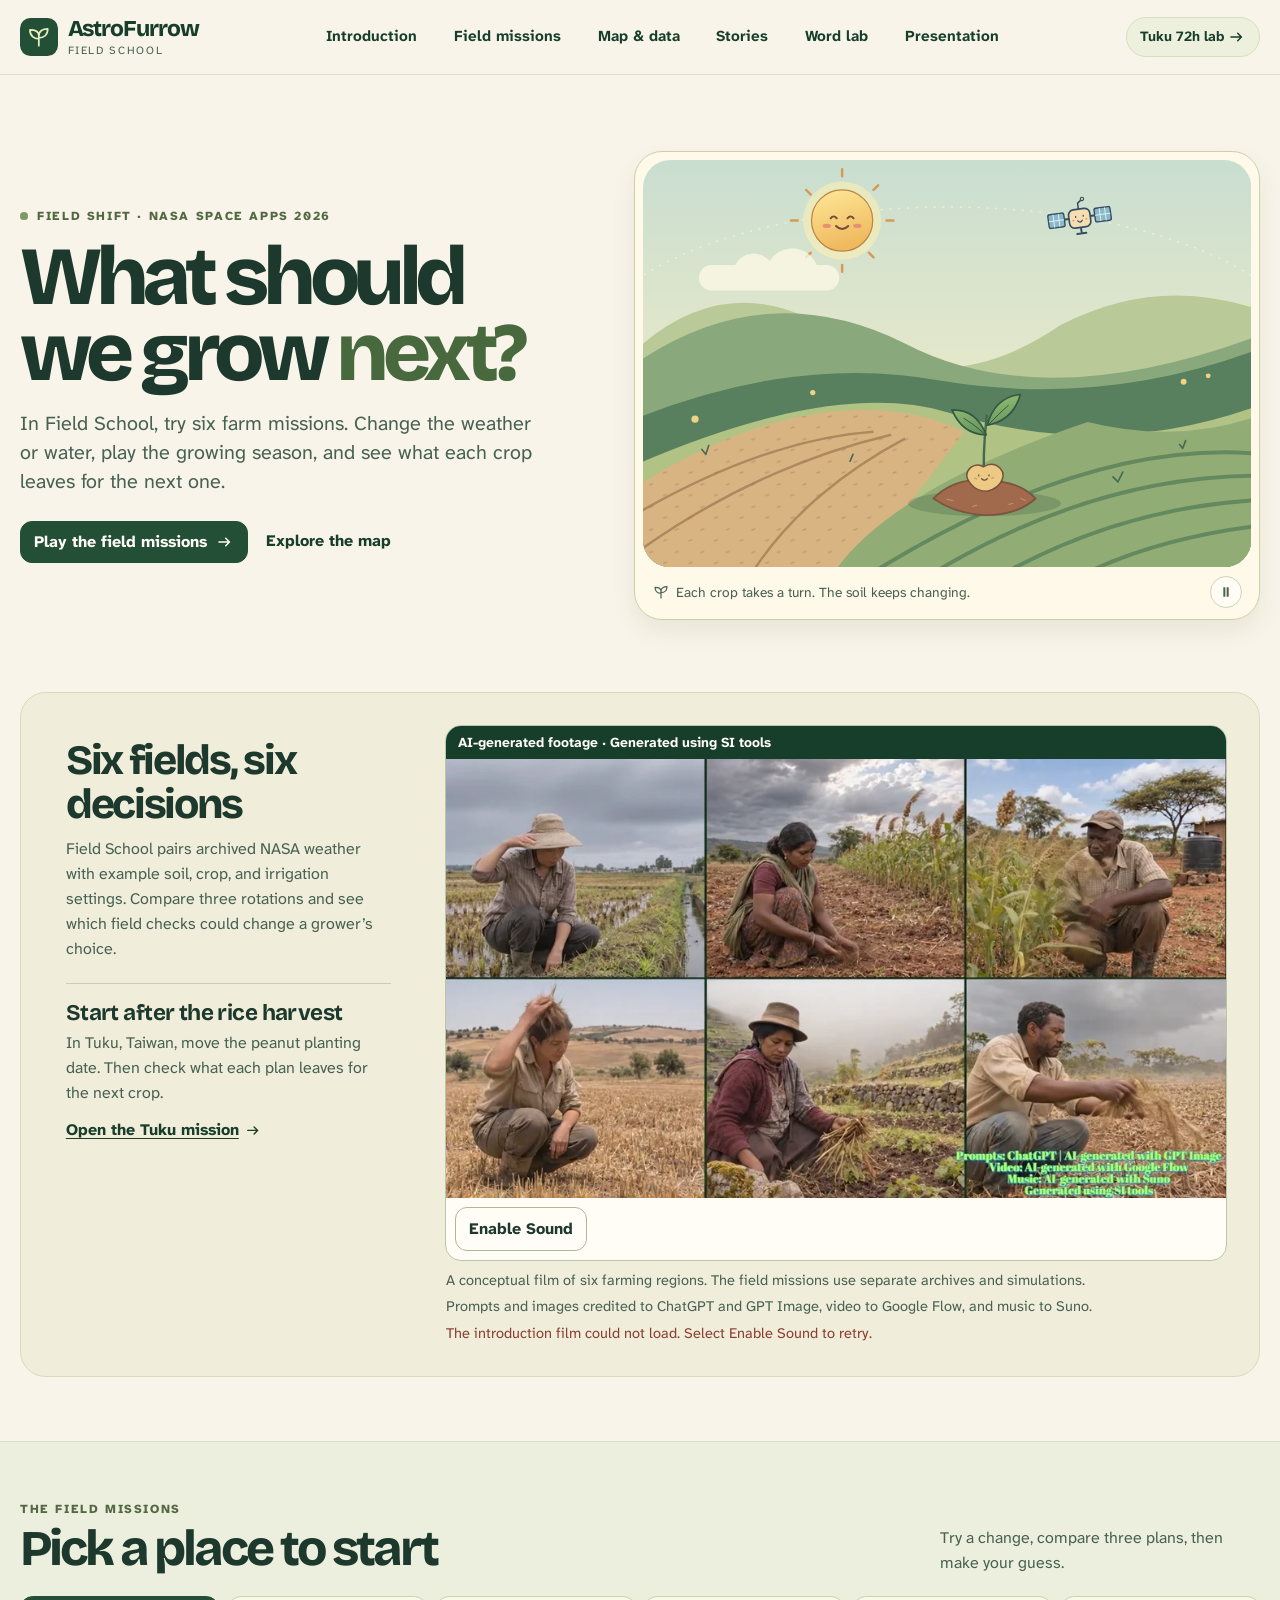
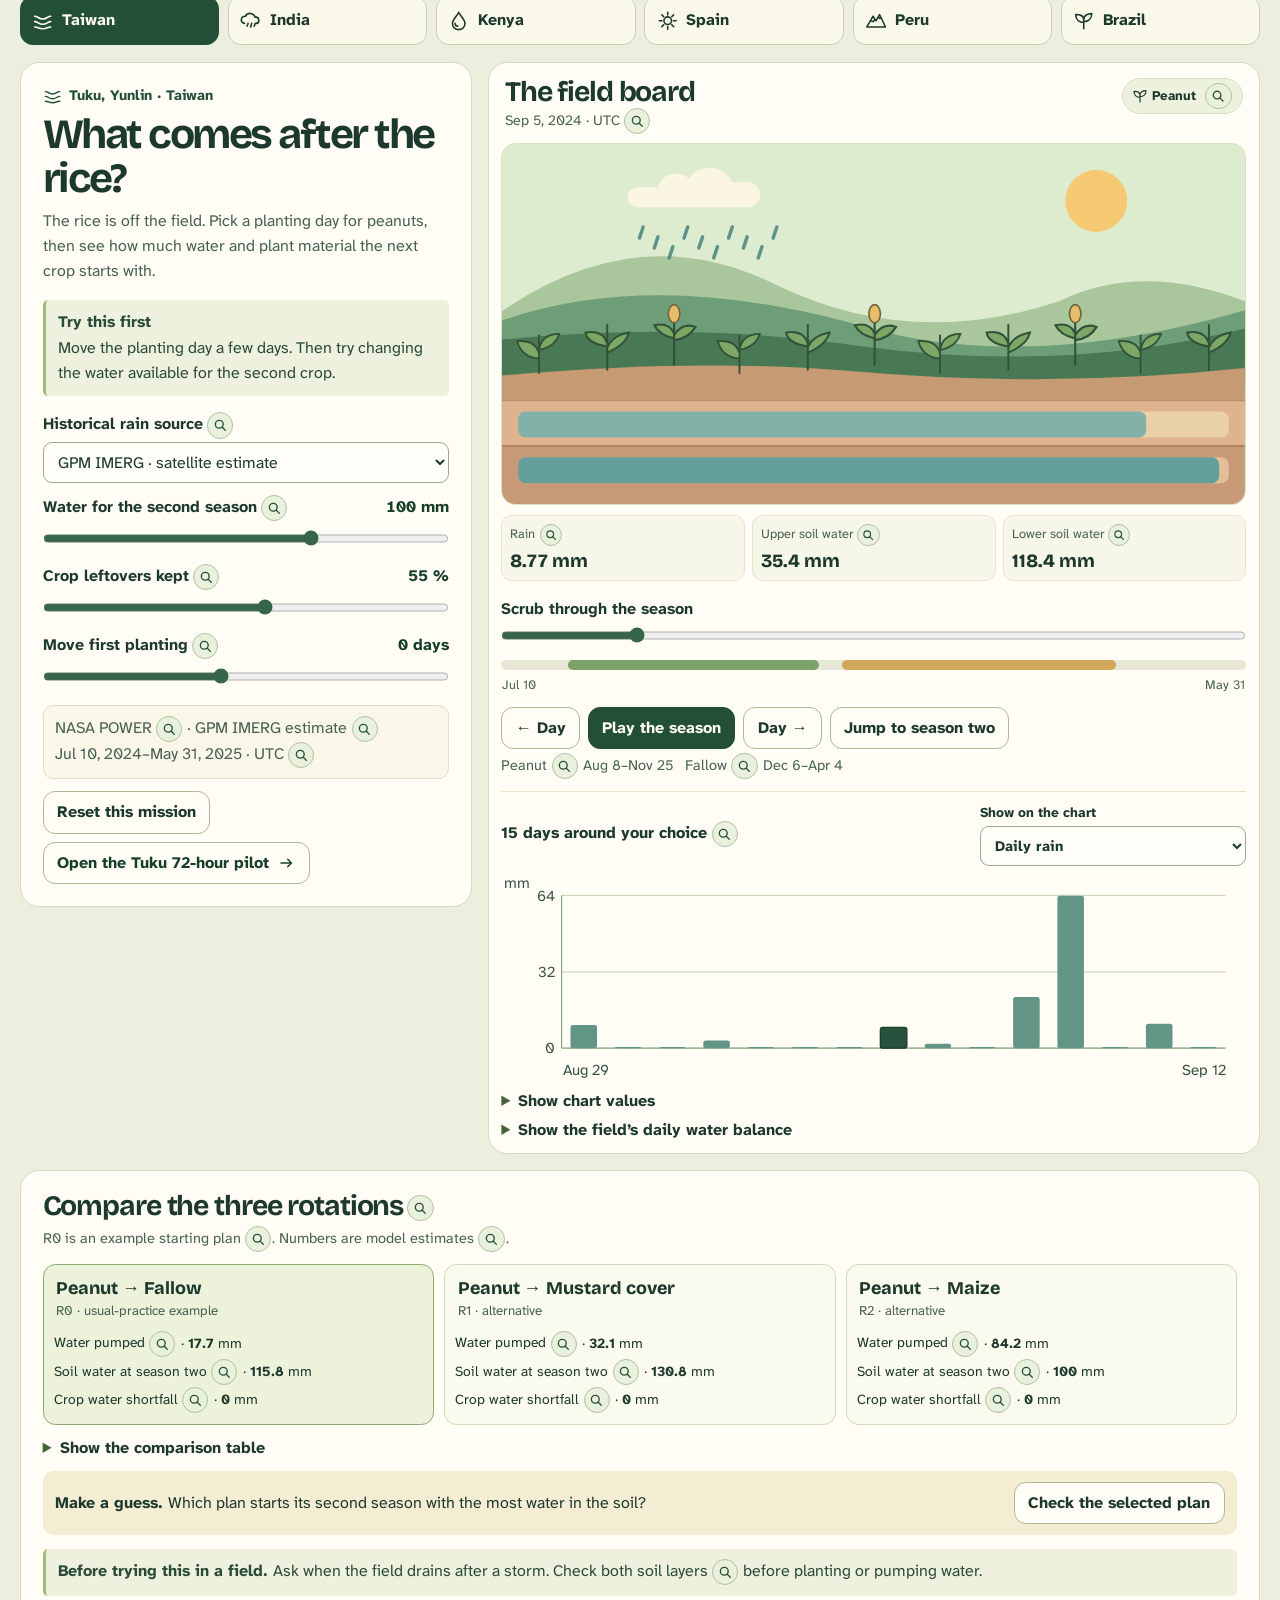
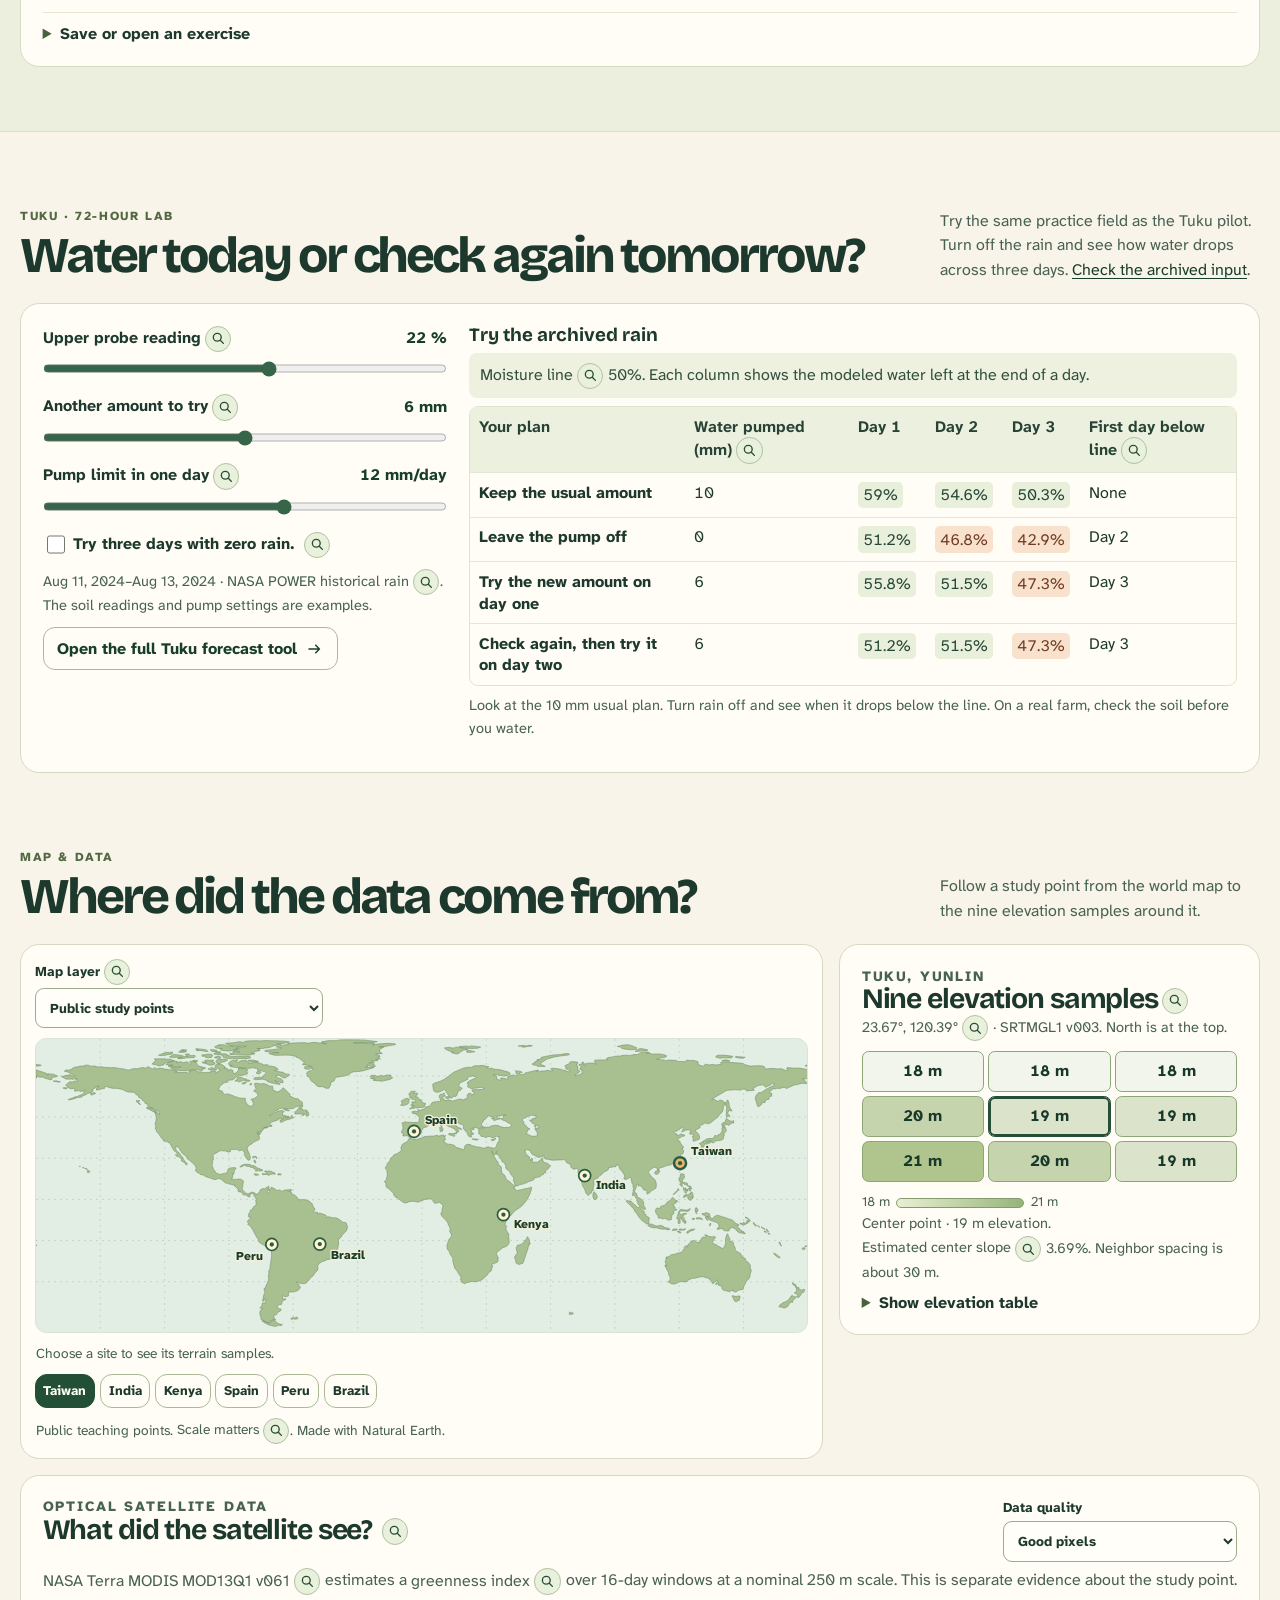
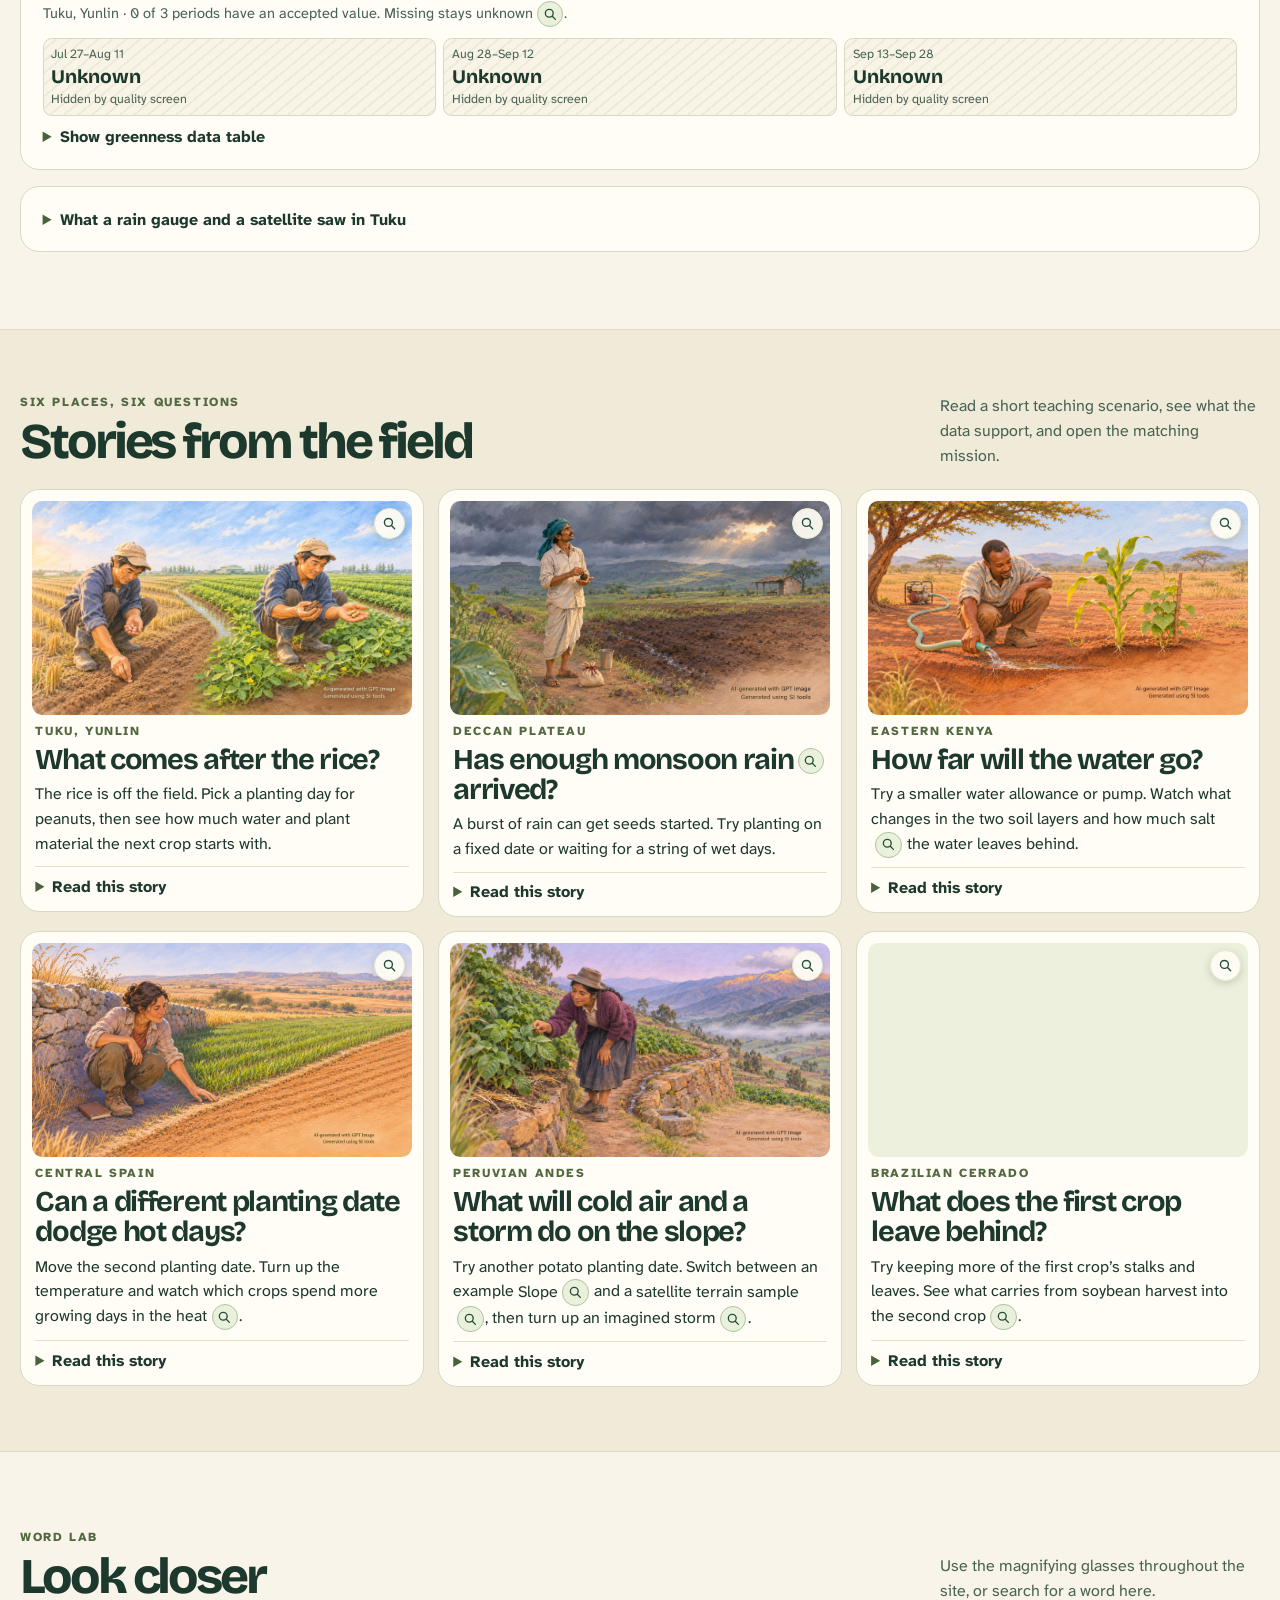
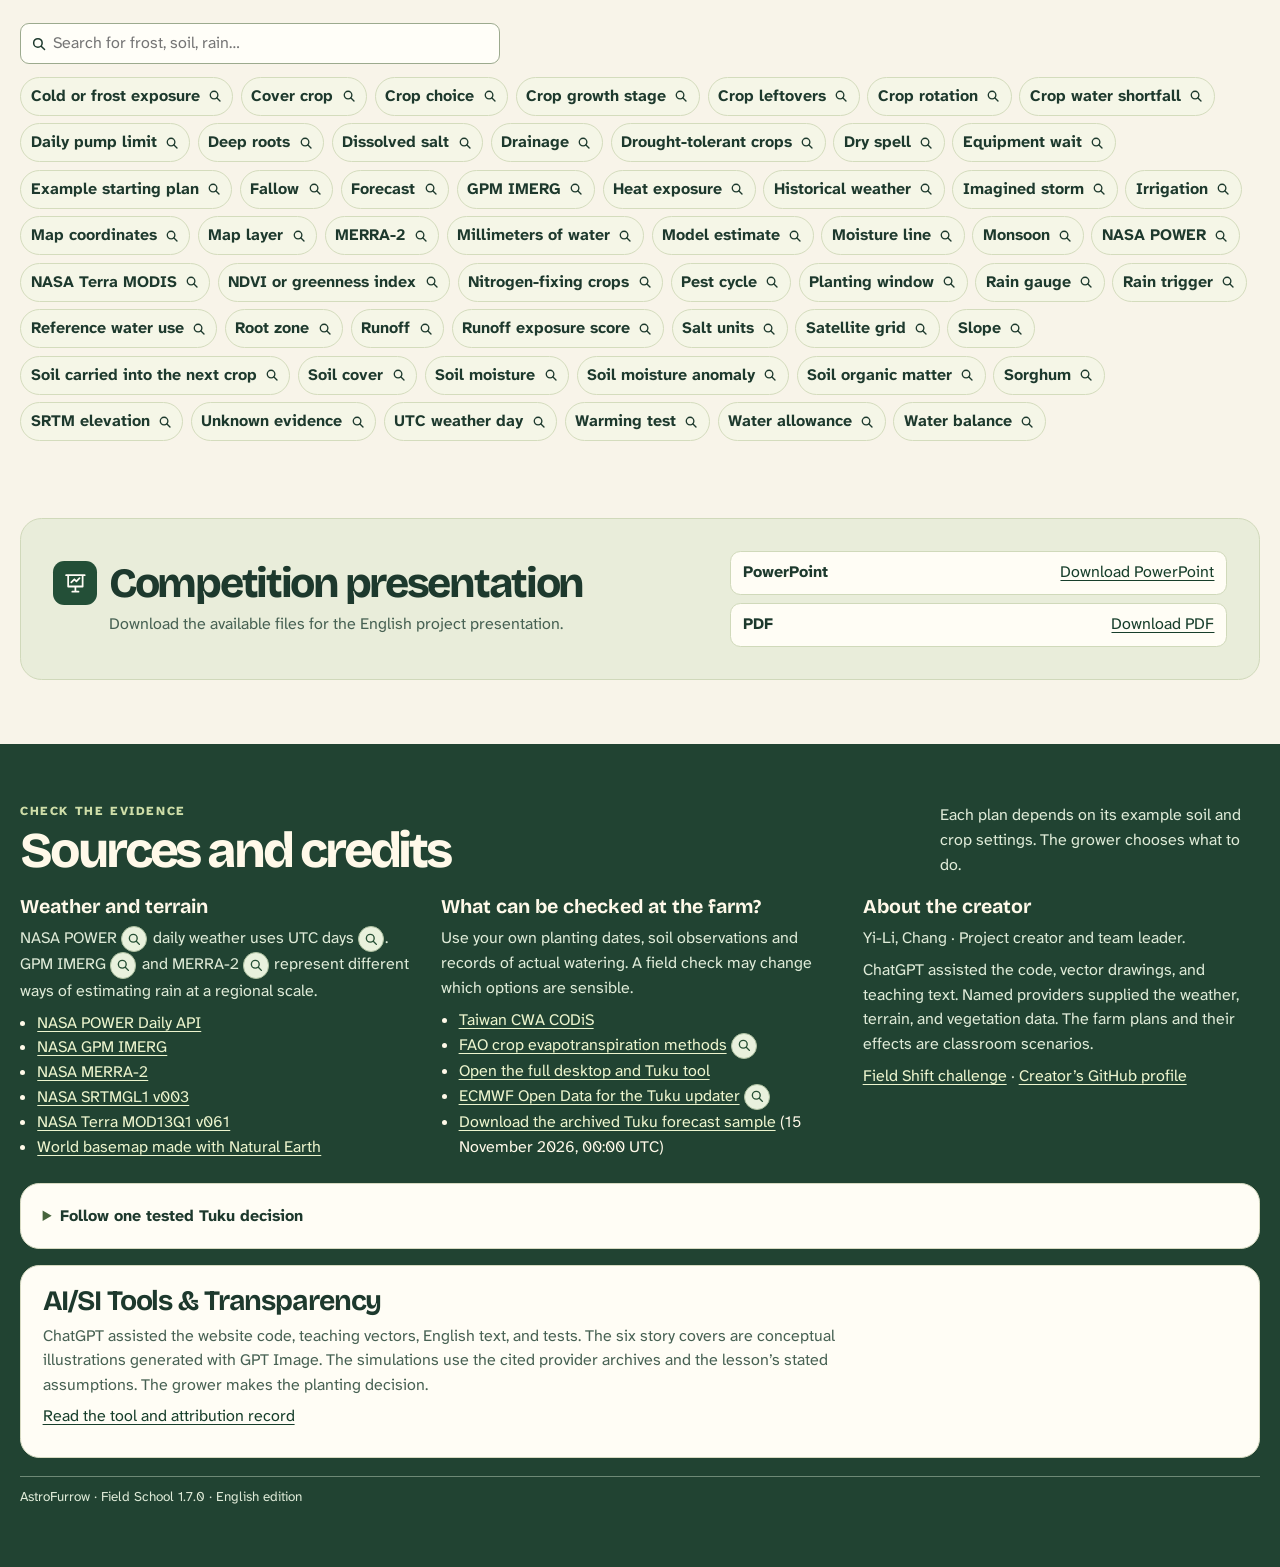
<file: index.html>
<!doctype html>
<html lang="en">
<head>
  <meta charset="utf-8">
  <meta name="viewport" content="width=device-width, initial-scale=1">
  <meta name="description" content="Explore AstroFurrow Field School. Replay archived NASA weather, compare three crop rotations, and see which field checks matter before planting.">
  <meta name="theme-color" content="#f8f4e9">
  <meta name="generator" content="AstroFurrow Field School 1.7.0, ChatGPT-assisted code, illustration and text">
  <title>AstroFurrow · Field School</title>
  <link rel="icon" href="assets/sprout.svg" type="image/svg+xml">
  <link rel="stylesheet" href="assets/field-school.css">
  <script defer src="assets/intro-film.js"></script>
  <script defer src="assets/field-school.js"></script>
</head>
<body>
<a class="skip" href="#missions">Skip to field missions</a>
<svg class="svg-defs" aria-hidden="true" xmlns="http://www.w3.org/2000/svg">
  <symbol id="icon-sprout" viewBox="0 0 24 24"><path d="M12 21V11m0 3C7 14 3 11 3 5c5 0 9 1 9 6m0 0c0-5 4-7 9-7 0 6-4 9-9 9" fill="none" stroke="currentColor" stroke-width="1.8" stroke-linecap="round" stroke-linejoin="round"/></symbol>
  <symbol id="icon-rain" viewBox="0 0 24 24"><path d="M5 15a4 4 0 1 1 1-8 6 6 0 0 1 11 1 3.5 3.5 0 0 1 1 7M9 15l-1 3m5-3-1 4m5-4-1 3" fill="none" stroke="currentColor" stroke-width="1.8" stroke-linecap="round"/></symbol>
  <symbol id="icon-drop" viewBox="0 0 24 24"><path d="M12 3c3 5 7 8.2 7 12a7 7 0 0 1-14 0c0-3.8 4-7 7-12Z" fill="none" stroke="currentColor" stroke-width="1.8"/><path d="M8 15c0 2 1 3 3 3" fill="none" stroke="currentColor" stroke-width="1.8" stroke-linecap="round"/></symbol>
  <symbol id="icon-sun" viewBox="0 0 24 24"><circle cx="12" cy="12" r="4.25" fill="none" stroke="currentColor" stroke-width="1.8"/><path d="M12 2.5v3m0 13v3m9.5-9.5h-3m-13 0h-3m16.2-6.7-2.1 2.1m-9.2 9.2-2.1 2.1m13.4 0-2.1-2.1M7.4 7.4 5.3 5.3" fill="none" stroke="currentColor" stroke-width="1.8" stroke-linecap="round"/></symbol>
  <symbol id="icon-ridge" viewBox="0 0 24 24"><path d="m2 19 7-12 3.2 5.2 4.1-7L23 19H2Zm4-7 3 1 2-2m4-3 1.5 1.5 1.2-1.5" fill="none" stroke="currentColor" stroke-width="1.7" stroke-linecap="round" stroke-linejoin="round"/></symbol>
  <symbol id="icon-ripple" viewBox="0 0 24 24"><path d="M3 7c4 0 4 3 9 3s5-3 9-3M3 13c4 0 4 3 9 3s5-3 9-3M3 19c4 0 4 2 9 2s5-2 9-2" fill="none" stroke="currentColor" stroke-width="1.8" stroke-linecap="round"/></symbol>
  <symbol id="icon-arrow" viewBox="0 0 24 24"><path d="M4 12h14m-5-5 5 5-5 5" fill="none" stroke="currentColor" stroke-width="2" stroke-linecap="round" stroke-linejoin="round"/></symbol>
  <symbol id="icon-search" viewBox="0 0 24 24"><circle cx="10.6" cy="10.6" r="5.7" fill="none" stroke="currentColor" stroke-width="2"/><path d="m15 15 4.5 4.5" fill="none" stroke="currentColor" stroke-width="2" stroke-linecap="round"/></symbol>
  <symbol id="icon-close" viewBox="0 0 24 24"><path d="m6 6 12 12M18 6 6 18" fill="none" stroke="currentColor" stroke-width="2" stroke-linecap="round"/></symbol>
  <symbol id="icon-globe" viewBox="0 0 24 24"><circle cx="12" cy="12" r="9" fill="none" stroke="currentColor" stroke-width="1.7"/><path d="M3 12h18m-9-9c-5 4-5 14 0 18m0-18c5 4 5 14 0 18" fill="none" stroke="currentColor" stroke-width="1.7"/></symbol>
  <symbol id="icon-book" viewBox="0 0 24 24"><path d="M4 4h13a3 3 0 0 1 3 3v12H7a3 3 0 0 1-3-3V4Zm0 12a3 3 0 0 1 3-3h13M8 7h7" fill="none" stroke="currentColor" stroke-width="1.7" stroke-linecap="round" stroke-linejoin="round"/></symbol>
  <symbol id="icon-deck" viewBox="0 0 24 24"><path d="M3 4h18m-16 0v11h14V4m-7 11v5m-3 0h6M8 11l3-3 2 2 3-3" fill="none" stroke="currentColor" stroke-width="1.7" stroke-linecap="round" stroke-linejoin="round"/></symbol>
</svg>
<header class="masthead">
  <div class="shell head-row">
    <a class="wordmark" href="#top" aria-label="AstroFurrow Field School home">
      <span class="brand-icon"><svg aria-hidden="true" viewBox="0 0 24 24"><use href="#icon-sprout"></use></svg></span>
      <span><strong>AstroFurrow</strong><span class="brand-caption">Field School</span></span>
    </a>
    <nav class="site-nav" aria-label="Site">
      <a href="#intro-film">Introduction</a><a href="#missions">Field missions</a><a href="#map">Map &amp; data</a><a href="#stories">Stories</a><a href="#word-lab">Word lab</a><a href="#presentation">Presentation</a>
    </nav>
    <a class="top-tool" href="#tuku-water">Tuku 72h lab <svg aria-hidden="true" viewBox="0 0 24 24"><use href="#icon-arrow"></use></svg></a>
  </div>
</header>
<main id="top">
  <section class="shell hero" aria-labelledby="hero-title">
    <div class="hero-copy">
      <p class="kicker"><span></span> Field Shift · NASA Space Apps 2026</p>
      <h1 id="hero-title">What should<br class="desktop-break"> we grow <em>next?</em></h1>
      <p class="hero-deck">In Field School, try six farm missions. Change the weather or water, play the growing season, and see what each crop leaves for the next one.</p>
      <div class="hero-actions">
        <a class="button main-button" href="#missions">Play the field missions <svg aria-hidden="true" viewBox="0 0 24 24"><use href="#icon-arrow"></use></svg></a>
        <a class="soft-link" href="#map">Explore the map</a>
      </div>
    </div>
    <figure class="hero-scene">
      <svg xmlns="http://www.w3.org/2000/svg" id="hero-growth" viewBox="0 0 620 415" width="620" height="415" role="img" aria-labelledby="hero-art" aria-describedby="hero-art-description">
  <title id="hero-art">A seedling grows through day and night</title>
  <desc id="hero-art-description">A smiling sun and nearly full moon rise and set above farm rows. A little satellite loops across the sky as a seedling unfurls leaves. A day takes 48 seconds in this illustration.</desc>
  <defs>
    <clipPath id="hero-frame"><rect width="620" height="415" rx="28"/></clipPath>
    <linearGradient id="hero-day-sky" x2="0" y2="1">
      <stop stop-color="#c9ded0"/><stop offset="1" stop-color="#fff1c5"/>
    </linearGradient>
    <linearGradient id="hero-night-sky" x2="0" y2="1">
      <stop stop-color="#263655"/><stop offset=".67" stop-color="#586384"/><stop offset="1" stop-color="#d1a6a2"/>
    </linearGradient>
    <linearGradient id="hero-sun-fill" x2=".3" y2="1">
      <stop stop-color="#ffe998"/><stop offset="1" stop-color="#efb95e"/>
    </linearGradient>
    <linearGradient id="hero-leaf-fill" x2=".4" y2="1">
      <stop stop-color="#a4c779"/><stop offset="1" stop-color="#62945d"/>
    </linearGradient>
    <pattern id="hero-soil" x="2" y="1" width="26" height="23" patternUnits="userSpaceOnUse">
      <path d="m5 8 3-1m11 12 3-1" fill="none" stroke="#a77b55" stroke-opacity=".48" stroke-width="1.4" stroke-linecap="round"/>
    </pattern>
    <path id="hero-land-outline" d="M0 187Q94 108 200 179T426 168Q521 119 620 150V415H0Z"/>
  </defs>

  <g clip-path="url(#hero-frame)">
    <rect width="620" height="415" fill="url(#hero-day-sky)"/>
    <g opacity="0" data-hero="night">
      <animate attributeName="opacity" dur="48s" keyTimes="0;.32;.435;.829;.942;1" values="0;0;1;1;0;0" repeatCount="indefinite"/>
      <rect width="620" height="415" fill="url(#hero-night-sky)"/>
      <g fill="#fff2bc">
        <path d="M121 42l2 6 6 2-6 2-2 6-2-6-6-2 6-2ZM387 29l1.7 5.3 5.3 1.7-5.3 1.7-1.7 5.3-1.7-5.3-5.3-1.7 5.3-1.7ZM563 52l1.8 5.2 5.2 1.8-5.2 1.8-1.8 5.2-1.8-5.2-5.2-1.8 5.2-1.8Z"/>
        <circle cx="69" cy="91" r="2"/><circle cx="174" cy="29" r="2.1"/><circle cx="218" cy="120" r="2.2"/>
        <circle cx="271" cy="38" r="2"/><circle cx="334" cy="99" r="2.5"/><circle cx="413" cy="115" r="1.9"/>
        <circle cx="596" cy="108" r="2.1"/><circle cx="300" cy="142" r="1.7"/>
      </g>
    </g>
    <path d="M 680 202 A 370 154 0 1 0 -60 202" fill="none" stroke="#fff8db" stroke-opacity=".6" stroke-width="1.5" stroke-dasharray="2 7"/>

    <!-- 48 seconds per 24 hours. Begin in the morning, six seconds after sunrise. -->
    <g data-hero="sun">
      <animateMotion begin="-6s" dur="48s" path="M -66 196 A 376 140 0 1 1 686 196 A 376 140 0 1 1 -66 196" repeatCount="indefinite"/>
      <g transform="scale(.78)" data-hero="sun-face">
        <circle r="51" fill="#fff0b3" opacity=".56"/>
        <path d="M0-58v-9m0 125v9m58-67h9m-125 0h-9m108-40 6-6m-88 88-6 6m88 0-6-6m-82-82 6 6" fill="none" stroke="#d69a53" stroke-width="3.2" stroke-linecap="round"/>
        <circle r="40" fill="url(#hero-sun-fill)" stroke="#bc8544" stroke-width="1.6"/>
        <path d="M-15-3q4-5 8 0m14 0q4-5 8 0M-8 7q8 8 16 0" fill="none" stroke="#744a3b" stroke-width="2.6" stroke-linecap="round"/>
        <ellipse cx="-20" cy="7" rx="5.5" ry="2.8" fill="#e78f77"/><ellipse cx="20" cy="7" rx="5.5" ry="2.8" fill="#e78f77"/>
      </g>
    </g>
    <!-- Each visible pass lasts about 24.83 seconds. The next moonrise is 50 model minutes later.
         The two-day illustration rejoins its initial phase on the concealed lower arc. -->
    <g data-hero="moon">
      <animateMotion begin="-78s" dur="96s" calcMode="linear" keyTimes="0;.258681;.517361;.776042;1" keyPoints="0;.25;.5;.75;1"
        path="M -66 196 A 376 140 0 1 1 686 196 A 376 140 0 1 1 -66 196 A 376 140 0 1 1 686 196 A 376 140 0 1 1 -66 196" repeatCount="indefinite"/>
      <g data-hero="moon-face">
        <circle r="48" fill="#f8e9b5" opacity=".14"/>
        <circle r="40" fill="#ddc79c" stroke="#dac48b" stroke-width="1.5"/>
        <path d="M12-37C-11-46-39-26-39 0c0 24 25 44 48 38C42 29 49-19 12-37Z" fill="#fff0c2"/>
        <circle cx="-22" cy="-19" r="5" fill="#ecd8a3"/><circle cx="18" cy="18" r="6" fill="#ecd8a3"/><circle cx="-11" cy="24" r="3.3" fill="#ecd8a3"/>
        <path d="M-16-6q3.5-4.5 7 0m17 0q3.5-4.5 7 0M-7 4q7 7 14 0" fill="none" stroke="#775c5b" stroke-width="2.4" stroke-linecap="round"/>
        <ellipse cx="-20" cy="3" rx="5.3" ry="2.5" fill="#eda991"/><ellipse cx="20" cy="3" rx="5.3" ry="2.5" fill="#eda991"/>
      </g>
    </g>

    <!-- A representative prograde orbit takes 90 model minutes. The land conceals its far side. -->
    <g data-hero="satellite">
      <animateMotion begin="-0.53s" dur="3s" path="M 680 202 A 370 154 0 1 0 -60 202 A 370 154 0 1 0 680 202" repeatCount="indefinite"/>
      <g transform="rotate(-8) scale(.78)" stroke="#334e63" stroke-linecap="round" stroke-linejoin="round">
        <path d="M-14 0h-7m35 0h7m-21 13v8m-6 0h12" fill="none" stroke-width="2.5"/>
        <rect x="-41" y="-9" width="21" height="18" rx="2.5" fill="#8cb8c6" stroke-width="1.8"/>
        <rect x="20" y="-9" width="21" height="18" rx="2.5" fill="#8cb8c6" stroke-width="1.8"/>
        <path d="M-34-8v16m7-16v16m-13-8h19M27-8v16m7-16v16m-13-8h19" fill="none" stroke="#d9eef2" stroke-width="1.3"/>
        <rect x="-14" y="-11" width="28" height="24" rx="7" fill="#f7ddb0" stroke-width="2.2"/>
        <path d="M0-11v-8m0 0 6-4" fill="none" stroke-width="2"/>
        <circle cx="6.4" cy="-23.6" r="2.2" fill="#fad78b" stroke-width="1.5"/>
        <path d="M-5-2v1m10-1v1M-3 4q3 4 6 0" fill="none" stroke="#334e63" stroke-width="1.7"/>
        <path d="M-9 3h1m16 0h1" stroke="#d98c7b" stroke-width="1.7"/>
      </g>
    </g>
    <path d="M70 133h117a13 13 0 0 0 0-26h-10a27 27 0 0 0-48-4 21 21 0 0 0-35 4H70a13 13 0 0 0 0 26Z" fill="#fffae7" opacity=".74">
      <animate attributeName="opacity" dur="48s" keyTimes="0;.32;.435;.829;.942;1" values=".74;.74;.22;.22;.74;.74" repeatCount="indefinite"/>
    </path>

    <use href="#hero-land-outline" fill="#b9c997"/>
    <path d="M-25 220q141-108 292-33 142 74 363-9v241H-25Z" fill="#89a87b"/>
    <path d="M-16 267q170-70 320-42 169 28 331-35L641 424H-16Z" fill="#587f5e"/>
    <path d="M-20 316q211-94 330-59 173 54 341-16l-4 184H-20Z" fill="#b0c284"/>
    <path d="M-24 344q154-103 284-87 35 4 67 20L214 426H-20Z" fill="#d9b483"/>
    <path d="M-24 344q154-103 284-87 35 4 67 20L214 426H-20Z" fill="url(#hero-soil)"/>
    <path d="M453 267q94 23 176-7v164H192q58-88 261-157Z" fill="#91ad75"/>
    <path d="M643 301Q459 278 222 428m422-106q-181-5-360 106m359-82q-151 4-287 82m288-57q-120 12-207 57" fill="none" stroke="#557c58" stroke-width="4" stroke-linecap="round" opacity=".74"/>
    <path d="M-16 366q137-81 251-89m-126 147q53-84 158-140M-5 399q122-87 258-119" fill="none" stroke="#9b754f" stroke-opacity=".69" stroke-width="2.5"/>
    <path d="M64 300l3-9m-3 9-4-5M484 328l5-10m-5 10-5-5M550 294l3-8m-3 8-3-4M211 307l3-7" fill="none" stroke="#456c55" stroke-width="1.7" stroke-linecap="round"/>
    <g fill="#efd284"><circle cx="53" cy="264" r="3.7"/><circle cx="173" cy="237" r="2.7"/><circle cx="551" cy="226" r="3"/><circle cx="576" cy="220" r="2.5"/></g>
    <g transform="translate(348 333)">
      <ellipse cy="17" rx="78" ry="13" fill="#223e35" opacity=".20"/>
      <path d="M-52 12q19-20 51-19 37 1 53 19-18 17-52 17Q-31 27-52 12Z" fill="#a16a4d" stroke="#7b553e" stroke-width="1.8"/>
      <path d="M-38 13l6 1m20 6 4-1m45-7 5 2m-17 4 4-1" fill="none" stroke="#e2ad80" stroke-linecap="round" opacity=".65"/>
      <g data-hero="plant" transform="scale(.53)" stroke="#315840" stroke-width="2.9" stroke-linecap="round" stroke-linejoin="round">
        <animateTransform attributeName="transform" type="scale" dur="48s" keyTimes="0;.16;.48;.78;.935;.963;.974;1"
          values=".53;.66;.86;1.06;1.16;1.17;.53;.53" repeatCount="indefinite"/>
        <animate attributeName="opacity" dur="48s" keyTimes="0;.935;.963;.974;1" values="1;1;0;0;1" repeatCount="indefinite"/>
        <path d="M0 2q-4-55 4-127" fill="none" stroke="#416b4c" stroke-width="4.2"/>
        <g data-hero="new-leaves" opacity="0" fill="url(#hero-leaf-fill)">
          <animate attributeName="opacity" dur="48s" keyTimes="0;.085;.39;.963;.974;1" values="0;0;1;1;0;0" repeatCount="indefinite"/>
          <path d="M0-43q-39 9-53-22 32-9 53 22Z"/>
          <path d="M0-58q14-39 55-34-19 36-55 34Z"/>
          <path d="M-2-45q-18-10-34-15M2-60q17-14 33-20" fill="none" stroke-width="1.6"/>
        </g>
        <path d="M3-91q-42-1-60-44 43-1 60 44Zm2-17q13-49 58-54-12 45-58 54Z" fill="url(#hero-leaf-fill)"/>
        <path d="M-1-94q-18-16-35-26m44 10q17-18 34-33" fill="none" stroke-width="1.7"/>
        <path d="M-24-5q-14-16 0-29 11-8 22-1 15-8 25-1 14 9 8 24-6 15-26 20Q-14 8-24-5Z" fill="#edca83" stroke="#75513e" stroke-width="2.6"/>
        <path d="M-10-21v2m18-2v2m-13 5q5 5 10 0" fill="none" stroke="#634c42" stroke-width="2.1"/>
        <path d="M-17-15l3 1m27-1 3-1" fill="none" stroke="#dd9776" stroke-width="2.7"/>
      </g>
    </g>
    <use href="#hero-land-outline" fill="#2f375f" opacity="0" pointer-events="none">
      <animate attributeName="opacity" dur="48s" keyTimes="0;.32;.435;.829;.942;1" values="0;0;.31;.31;0;0" repeatCount="indefinite"/>
    </use>
  </g>
</svg>
      <figcaption>
        <svg aria-hidden="true" viewBox="0 0 24 24"><use href="#icon-sprout"></use></svg>
        <span>Each crop takes a turn. The soil keeps changing.</span>
        <button type="button" id="hero-motion-toggle" aria-controls="hero-growth" aria-label="Pause illustration" title="Pause illustration" hidden>
          <svg aria-hidden="true" viewBox="0 0 24 24"><path fill="currentColor" d="M8 5h3v14H8zm5 0h3v14h-3z"/></svg>
        </button>
      </figcaption>
    </figure>
    <script>
      (() => {
        const illustration = document.getElementById('hero-growth');
        const button = document.getElementById('hero-motion-toggle');
        if (typeof illustration?.pauseAnimations !== 'function') return;
        const icon = button.querySelector('path');
        button.addEventListener('click', () => {
          const paused = illustration.animationsPaused();
          if (paused) illustration.unpauseAnimations();
          else illustration.pauseAnimations();
          const label = paused ? 'Pause illustration' : 'Play illustration';
          button.setAttribute('aria-label', label);
          button.title = label;
          icon.setAttribute('d', paused ? 'M8 5h3v14H8zm5 0h3v14h-3z' : 'M8 5v14l11-7z');
        });
        button.hidden = false;
      })();
    </script>
  </section>
  <section class="shell intro-section" id="intro-film" data-media-slot="INTRO_FILM" aria-labelledby="intro-title">
    <div class="intro-panel">
      <div class="intro-copy">
        <h2 id="intro-title">Six fields, six decisions</h2>
        <p>Field School pairs archived NASA weather with example soil, crop, and irrigation settings. Compare three rotations and see which field checks could change a grower’s choice.</p>
        <div class="intro-route">
          <h3>Start after the rice harvest</h3>
          <p>In Tuku, Taiwan, move the peanut planting date. Then check what each plan leaves for the next crop.</p>
          <a class="soft-link" data-mission-link href="#mission-tuku">Open the Tuku mission <svg aria-hidden="true" viewBox="0 0 24 24"><use href="#icon-arrow"></use></svg></a>
        </div>
      </div>
      
      <div class="intro-player">
        <figure>
          <div class="film-stage">
            <p class="film-disclosure">AI-generated footage <span aria-hidden="true">·</span> Generated using SI tools</p>
            <video id="intro-film-video" src="assets/media/Index_0.mp4" width="1280" height="720" autoplay loop playsinline
              preload="metadata" poster="assets/media/index-poster.webp" aria-label="Six-region introduction film"
              aria-describedby="intro-film-caption intro-film-description" disablepictureinpicture disableremoteplayback></video>
            <div class="film-controls" id="intro-film-controls" hidden>
              <button class="button" id="intro-sound" type="button" aria-controls="intro-film-video">Mute Sound</button>
            </div>
          </div>
          <figcaption id="intro-film-caption">A conceptual film of six farming regions. The field missions use separate archives and simulations.</figcaption>
        </figure>
        <p id="intro-film-description" class="visually-hidden">A three-by-two montage follows adult growers in Taiwan, India, Kenya, Spain, Peru and Brazil as they check the soil, crops, and weather.</p>
        <p class="film-credit">Prompts and images credited to ChatGPT and GPT Image, video to Google Flow, and music to Suno.</p>
        <p class="film-error" id="intro-film-error" role="status" hidden>The introduction film could not load. Select Enable Sound to retry.</p>
      </div>
      
      
    </div>
  </section>
  <section class="mission-area" id="missions" aria-labelledby="missions-title">
    <div class="shell">
      <div class="section-heading">
        <div><p class="kicker">The field missions</p><h2 id="missions-title" tabindex="-1">Pick a place to start</h2></div>
        <p>Try a change, compare three plans, then make your guess.</p>
      </div>
      <nav id="mission-nav" class="region-nav" aria-label="Choose a field mission"></nav>
      <div id="mission-content">
        <p class="startup">Opening the field board. You can read the field stories and sources below.</p>
      </div>
      <noscript><p class="status warning">Turn on JavaScript in your browser to run the field missions. The NASA sources below remain available.</p></noscript>
    </div>
  </section>
  <section class="shell lower-section water-section" id="tuku-water" aria-labelledby="tuku-water-title">
    <div class="section-heading">
      <div><p class="kicker">Tuku · 72-hour lab</p><h2 id="tuku-water-title">Water today or check again tomorrow?</h2></div>
      <p>Try the same practice field as the Tuku pilot. Turn off the rain and see how water drops across three days. <a href="#decision-evidence" data-open-details>Check the archived input</a>.</p>
    </div>
    <div id="water-lab-content"></div>
  </section>
  <section class="shell lower-section" id="map" aria-labelledby="map-title">
    <div class="section-heading">
      <div><p class="kicker">Map &amp; data</p><h2 id="map-title">Where did the data come from?</h2></div>
      <p>Follow a study point from the world map to the nine elevation samples around it.</p>
    </div>
    <div id="map-content"></div>
    <section class="paper evidence-panel" aria-labelledby="optical-title">
      <div class="panel-head"><div><p class="kicker">Optical satellite data</p><h3 id="optical-title">What did the satellite see? <button type="button" class="explain" data-term="ndvi" aria-label="Explain NDVI"><svg aria-hidden="true" viewBox="0 0 24 24"><use href="#icon-search"></use></svg></button></h3></div>
      <label class="inline-control">Data quality
        <select id="optical-screen"><option value="strict">Good pixels</option><option value="marginal">Good and some usable pixels</option></select>
      </label></div>
      <p><span data-word="modis">NASA Terra MODIS MOD13Q1 v061</span> estimates a <span data-word="ndvi">greenness index</span> over 16-day windows at a nominal 250 m scale. This is separate evidence about the study point.</p>
      <div id="optical-content"></div>
    </section>
    <details class="paper evidence-panel" id="gauge-section">
      <summary>What a rain gauge and a satellite saw in Tuku</summary>
      <p>A <span data-word="gauge">rain gauge</span> is one measuring cup. A satellite estimate describes a whole <span data-word="grid">grid cell</span>. Compare them across the same days.
      </p>
      <div id="gauge-content"></div>
    </details>
  </section>
  <section class="story-area" id="stories" aria-labelledby="stories-title">
    <div class="shell">
      <div class="section-heading">
        <div><p class="kicker">Six places, six questions</p><h2 id="stories-title">Stories from the field</h2></div>
        <p>Read a short teaching scenario, see what the data support, and open the matching mission.</p>
      </div>
      <div id="story-grid" class="story-grid"></div>
    </div>
  </section>
  <section class="shell lower-section" id="word-lab" aria-labelledby="words-title">
    <div class="section-heading">
      <div><p class="kicker">Word lab</p><h2 id="words-title">Look closer</h2></div>
      <p>Use the magnifying glasses throughout the site, or search for a word here.</p>
    </div>
    <label class="search-label" for="word-search">
      <svg aria-hidden="true" viewBox="0 0 24 24"><use href="#icon-search"></use></svg>
      <input id="word-search" type="search" placeholder="Search for frost, soil, rain…" autocomplete="off">
      <span class="visually-hidden">Search for a science term</span>
    </label>
    <div id="word-list" class="word-list"></div>
  </section>
  <section class="shell lower-section presentation-section" id="presentation" aria-labelledby="presentation-title">
    <div class="presentation-panel">
      <div class="presentation-intro">
        <span class="presentation-icon"><svg aria-hidden="true" viewBox="0 0 24 24"><use href="#icon-deck"></use></svg></span>
        <div>
          <h2 id="presentation-title">Competition presentation</h2>
          <p>Download the available files for the English project presentation.</p>
        </div>
      </div>
      <ul class="presentation-files" aria-label="Presentation downloads">
        <li><strong>PowerPoint</strong><a href="assets/downloads/AstroFurrow_Competition_Presentation.pptx" download>Download PowerPoint</a></li>
        <li><strong>PDF</strong><a href="assets/downloads/AstroFurrow_Competition_Presentation.pdf" download>Download PDF</a></li>
      </ul>
    </div>
  </section>
  <section class="source-area" id="sources" aria-labelledby="sources-title">
    <div class="shell">
      <div class="section-heading">
        <div><p class="kicker">Check the evidence</p><h2 id="sources-title">Sources and credits</h2></div>
        <p>Each plan depends on its example soil and crop settings. The grower chooses what to do.</p>
      </div>
      <div class="source-grid">
        <article><h3>Weather and terrain</h3><p><span data-word="power">NASA POWER</span> daily weather uses <span data-word="utc">UTC days</span>. <span data-word="imerg">GPM IMERG</span> and <span data-word="merra">MERRA-2</span> represent different ways of estimating rain at a regional scale.</p>
          <ul><li><a href="https://power.larc.nasa.gov/docs/services/api/temporal/daily/">NASA POWER Daily API</a></li>
            <li><a href="https://gpm.nasa.gov/data/imerg">NASA GPM IMERG</a></li>
            <li><a href="https://gmao.gsfc.nasa.gov/reanalysis/MERRA-2/">NASA MERRA-2</a></li>
            <li><a href="https://doi.org/10.5067/MEaSUREs/SRTM/SRTMGL1.003">NASA SRTMGL1 v003</a></li>
            <li><a href="https://doi.org/10.5067/MODIS/MOD13Q1.061">NASA Terra MOD13Q1 v061</a></li>
            <li><a href="https://www.naturalearthdata.com/about/terms-of-use/">World basemap made with Natural Earth</a></li></ul>
        </article>
        <article><h3>What can be checked at the farm?</h3><p>Use your own planting dates, soil observations and records of actual watering. A field check may change which options are sensible.</p>
          <ul><li><a href="https://codis.cwa.gov.tw/">Taiwan CWA CODiS</a></li>
            <li><a href="https://www.fao.org/4/X0490E/X0490E00.htm">FAO crop evapotranspiration methods</a><span data-word="et"></span></li>
            <li><a href="tools/AstroFurrow_W04.html">Open the full desktop and Tuku tool</a></li>
            <li><a href="https://www.ecmwf.int/en/forecasts/datasets/open-data">ECMWF Open Data for the Tuku updater</a><span data-word="forecast"></span></li>
            <li><a href="tools/Tuku_AIFS_20261115_00Z.json" download>Download the archived Tuku forecast sample</a> (15 November 2026, 00:00 UTC)</li></ul>
        </article>
        <article><h3>About the creator</h3><p>Yi-Li, Chang · Project creator and team leader.</p>
          <p>ChatGPT assisted the code, vector drawings, and teaching text. Named providers supplied the weather, terrain, and vegetation data. The farm plans and their effects are classroom scenarios.</p>
          <p><a href="https://www.spaceappschallenge.org/2026/challenges/field-shift-adapting-farms-with-nasa-data/">Field Shift challenge</a> · <a href="https://github.com/yilichang-research">Creator’s GitHub profile</a></p>
        </article>
      </div>
      <details class="paper evidence-panel" id="decision-evidence">
        <summary>Follow one tested Tuku decision</summary>
        <p>In the <a href="#tuku-water">72-hour lab</a>, the 10 mm practice plan ends day three at 50.3% of plant-available soil water with the archived rain. Setting rain to zero in the same simulation brings the result to 48.9%, below the example 50% line.</p>
        <p>The input is NASA POWER Daily API v2.10.3, <code>IMERG_PRECTOT</code> in mm/day, for 11–13 August 2024 UTC. These are regional grid estimates. The v0.8 lab adds that rain to the soil water balance with the same crop, soil settings, and pumping in both runs.</p>
        <p>A local-only comparison is pending. The separate Tuku gauge example uses Taiwan civil days. Its strict quality screen leaves zero complete matched days. Before watering on a farm, check both soil layers and how the field drains.</p>
      </details>
      <section class="paper evidence-panel" id="transparency" aria-labelledby="transparency-title">
        <h3 id="transparency-title">AI/SI Tools &amp; Transparency</h3>
        <p>ChatGPT assisted the website code, teaching vectors, English text, and tests. The six story covers are conceptual illustrations generated with GPT Image. The simulations use the cited provider archives and the lesson’s stated assumptions. The grower makes the planting decision.</p>
        <p><a href="si_usage_manifest.json">Read the tool and attribution record</a></p>
      </section>
      <p class="site-credit">AstroFurrow · Field School 1.7.0 · English edition</p>
    </div>
  </section>
</main>
<dialog id="story-viewer" class="story-viewer" aria-labelledby="story-viewer-title">
  <figure class="story-viewer-figure">
    <form method="dialog">
      <button class="dialog-close" type="submit" aria-label="Close illustration" autofocus><svg aria-hidden="true" viewBox="0 0 24 24"><use href="#icon-close"></use></svg></button>
    </form>
    <img id="story-viewer-image" alt="">
    <figcaption id="story-viewer-title"></figcaption>
  </figure>
</dialog>
<dialog id="explanation" class="explanation" aria-labelledby="explanation-title" aria-describedby="explanation-short">
  <div class="dialog-inner">
    <button type="button" id="close-explanation" class="dialog-close" aria-label="Close explanation"><svg aria-hidden="true" viewBox="0 0 24 24"><use href="#icon-close"></use></svg></button>
    <div id="explanation-art" aria-hidden="true"></div>
    <h2 id="explanation-title"></h2>
    <p id="explanation-short"></p>
    <div class="dialog-model"><h3>How we use it here</h3><p id="explanation-model"></p></div>
  </div>
</dialog>
</body>
</html>
</file>
<file: assets/field-school.css>
@font-face{font-family:Bricolage;src:url('fonts/bricolage.woff2') format('woff2');font-style:normal;font-weight:400 800;font-display:swap}
@font-face{font-family:Atkinson;src:url('fonts/atkinson.woff2') format('woff2');font-style:normal;font-weight:400 800;font-display:swap}
:root{
  color-scheme:light;
  --ink:#1d392d;--muted:#476153;--forest:#234f37;--forest-dark:#173e2b;
  --paper:#fffdf5;--cream:#f8f4e9;--soft:#edf0dd;--line:#d4d9c3;
  --ochre:#e8b863;--focus:#913c22;--bright:#c1d99b;--danger:#783d23;
  --heading:Bricolage,'Segoe UI',sans-serif;--body:Atkinson,'Segoe UI',sans-serif;
  font:100%/1.55 var(--body);
}
*,*::before,*::after{box-sizing:border-box}
[hidden]{display:none!important}
html{scroll-padding-top:1rem}
body{margin:0;background:var(--cream);color:var(--ink)}
svg,figure{display:block;max-width:100%;margin:0}
button,select,input{font:inherit;color:inherit;max-width:100%}
button,summary,select,input[type=range]{cursor:pointer}
button:disabled{cursor:default;opacity:.66}
p,h1,h2,h3,h4{margin:0}
h1,h2,h3,h4{font-family:var(--heading);line-height:1.06}
a{color:var(--forest-dark);text-underline-offset:.2em}
a,button,input,select,summary,[tabindex]{outline-offset:4px}
:focus-visible{outline:3px solid var(--focus)}
button[aria-pressed=true]{border-color:var(--forest)}
strong{font-weight:740}
.skip,.visually-hidden,.svg-defs{position:absolute;inline-size:1px;block-size:1px;overflow:hidden;clip-path:inset(50%);white-space:nowrap}
.skip:focus{z-index:8;top:.45rem;left:.6rem;inline-size:auto;block-size:auto;clip-path:none;background:var(--paper);padding:.6rem .85rem}
.shell{width:min(100% - 2.5rem,1240px);margin-inline:auto}
.masthead{border-bottom:1px solid #e0dfcb;background:var(--cream)}
.head-row{min-height:4.6rem;display:flex;align-items:center;justify-content:space-between;gap:1rem}
.wordmark{display:inline-flex;gap:.62rem;align-items:center;text-decoration:none;line-height:1}
.wordmark strong{display:block;font:760 1.42rem/1 var(--heading);letter-spacing:-.045em}
.brand-caption{display:block;font-size:.69rem;letter-spacing:.15em;text-transform:uppercase;margin-top:.25rem;color:var(--muted)}
.brand-icon{width:2.35rem;height:2.35rem;display:grid;place-items:center;background:var(--forest);color:#e3efbb;border-radius:.65rem}
.brand-icon svg{width:1.48rem}
.site-nav{display:flex;align-items:center;justify-content:center;gap:clamp(.6rem,3vw,2.3rem);flex-wrap:wrap}
.site-nav a{font-weight:700;text-decoration:none;font-size:.95rem}
.site-nav a:hover,.soft-link:hover{text-decoration:underline}
.top-tool{display:inline-flex;align-items:center;gap:.25rem;background:#edf0dd;border:1px solid #d7dfbd;border-radius:2rem;padding:.51rem .83rem;text-decoration:none;font-size:.88rem;font-weight:700}
.top-tool svg,.hero-actions svg,.button svg{width:1.12rem;height:1.12rem;flex-shrink:0}
.hero{padding-block:clamp(2.1rem,6vw,4.95rem) clamp(2.5rem,6vw,4.5rem);display:grid;grid-template-columns:minmax(0,.99fr) minmax(0,1.1fr);gap:clamp(1rem,4vw,4.3rem);align-items:center}
.hero-copy{min-inline-size:0}
.kicker{color:#516840;font-size:.77rem;line-height:1.3;font-weight:800;text-transform:uppercase;letter-spacing:.13em}
.hero .kicker{display:flex;gap:.6rem;align-items:center}
.hero .kicker span{background:#819764;inline-size:.48rem;block-size:.48rem;border-radius:50%}
h1{font-size:clamp(3.25rem,6.45vw,6.15rem);font-weight:780;letter-spacing:-.077em;line-height:.92;margin-block:.9rem 1.15rem;max-width:11ch}
h1 em{color:#48683e;font-style:normal}
.hero-deck{font-size:clamp(1.05rem,1.6vw,1.24rem);color:var(--muted);line-height:1.46;max-width:41ch}
.hero-actions{margin-top:1.55rem;display:flex;gap:.86rem 1.1rem;align-items:center;flex-wrap:wrap}
.button{display:inline-flex;align-items:center;justify-content:center;gap:.55rem;border:1px solid #abb997;min-height:2.65rem;padding:.55rem .83rem;border-radius:.75rem;font-weight:750;text-decoration:none;background:var(--paper);line-height:1.25;text-align:start}
.button:hover,.explain:hover,.word-button:hover{background:#eaf0d9}
.main-button{border-color:var(--forest);background:var(--forest);color:#fffdf5}
.main-button:hover{background:#153c29;color:#fffdf5}
.soft-link{font-weight:750;text-decoration:none}
.hero-scene{border:1px solid #c9d1a9;padding:.48rem;background:#fff9e9;border-radius:1.75rem;box-shadow:0 .7rem 1.55rem #394a2515}
.hero-scene>svg{width:100%;height:auto;border-radius:1.35rem}
.hero-scene figcaption{display:flex;align-items:center;gap:.45rem;color:var(--muted);font-size:.86rem;padding:.56rem .61rem .19rem}
.hero-scene figcaption svg{width:1rem;height:1rem;flex-shrink:0}
#hero-motion-toggle{margin-inline-start:auto;flex:none;display:grid;place-items:center;width:2rem;height:2rem;padding:.35rem;border:1px solid #cbd3b5;border-radius:50%;background:var(--paper)}
#hero-motion-toggle:hover{background:#eaf0d9;color:var(--forest-dark)}

.mission-area{background:#ecefde;border-block:1px solid #dae0c6;padding-block:clamp(1.9rem,5vw,3.7rem) clamp(2.45rem,5vw,4.5rem)}
.section-heading{display:flex;justify-content:space-between;align-items:end;gap:1rem 2.2rem;margin-bottom:1.25rem}
.section-heading h2{font-size:clamp(2rem,3.9vw,3.65rem);font-weight:760;letter-spacing:-.062em;margin-top:.35rem}
.section-heading>p{color:var(--muted);max-width:32ch}
.region-nav{display:grid;grid-template-columns:repeat(6,minmax(0,1fr));gap:.55rem;margin-bottom:1.1rem}
.region-button{display:flex;align-items:center;gap:.53rem;width:100%;min-height:3.05rem;border:1px solid #c8d3ae;border-radius:.8rem;background:#f9f8e9;padding:.58rem .7rem;text-align:start;line-height:1.22;font-weight:740}
.region-button svg{width:1.34rem;height:1.34rem;flex-shrink:0}
.region-button:hover{background:#e0e9c6}
.region-button[aria-pressed=true]{background:var(--forest);color:#fffdf5;border-color:var(--forest)}
.paper{background:var(--paper);border:1px solid #d7dac2;border-radius:1.2rem;padding:clamp(.8rem,2.3vw,1.35rem)}
.mission-grid,.map-grid{display:grid;grid-template-columns:minmax(15rem,.76fr) minmax(0,1.3fr);gap:1rem;align-items:start}
.mission-grid>*{min-inline-size:0}
.mission-title{font-size:clamp(2rem,3.25vw,3.1rem);letter-spacing:-.06em;margin:.32rem 0 .55rem}
.mission-tag{display:flex;align-items:center;gap:.42rem;color:var(--forest);font-size:.9rem;font-weight:750}
.mission-tag svg{width:1.2rem;height:1.2rem}
.mission-intro{color:var(--muted);margin-bottom:1rem}
.mode-hint{margin:.85rem 0 1rem;padding:.65rem .75rem;border-inline-start:3px solid #a6ba73;background:#eff1df;border-radius:.32rem;color:#294b37}
.mode-hint p{margin-top:.1rem}
.controls{display:grid;gap:.75rem}
.control{display:grid;gap:.22rem;min-inline-size:0}
.control-row{display:flex;justify-content:space-between;align-items:baseline;gap:.45rem}
.control-label{font-weight:720;line-height:1.2}
.control output{font-variant-numeric:tabular-nums;font-weight:750;color:var(--forest-dark);white-space:nowrap}
select,input[type=search],input[type=file]{padding:.44rem .62rem;border:1px solid #9caa8e;border-radius:.56rem;background:#fffef8;color:var(--ink)}
select{width:100%;min-height:2.55rem}
input[type=range]{width:100%;min-height:1.7rem;margin:0;accent-color:#37654a}
.data-context{padding:.62rem .7rem;margin-top:.95rem;border:1px solid #e0dec6;background:#faf6e8;border-radius:.65rem;color:var(--muted)}
.mission-actions,.row-actions{display:flex;gap:.5rem;align-items:center;flex-wrap:wrap;margin-top:.75rem}
.mission-actions .button{flex:0 1 auto}
.explain{display:inline-grid;place-items:center;vertical-align:middle;width:1.64rem;height:1.64rem;border:1px solid #afc2a2;border-radius:50%;background:#e9f1dd;color:#264f35;margin-inline:.26rem .08rem;padding:0;flex-shrink:0}
.explain svg{width:1.03rem;height:1.03rem}
.term{display:inline}
.board{padding:.8rem;overflow:hidden}
.board-header,.panel-head{display:flex;align-items:start;justify-content:space-between;gap:.7rem;flex-wrap:wrap}
.board-header h3,.panel-head h3,.compare-board h3,.evidence-panel h3,.word-panel h3{font-size:clamp(1.33rem,2.2vw,1.95rem);letter-spacing:-.04em}
.board-header p,.panel-head p{color:var(--muted);font-size:.89rem}
.board-header{padding:.13rem .22rem .55rem}
.stage-pill{display:inline-flex;align-items:center;gap:.3rem;max-width:100%;border:1px solid #d8dfc0;min-height:2rem;border-radius:2rem;padding:.24rem .55rem;background:#edf2de;font-weight:750;font-size:.83rem}
.stage-pill svg{width:1rem;height:1rem;flex-shrink:0}
.field-art{overflow:hidden;border-radius:.9rem;background:#e6ebd1;border:1px solid #d9dfc5}
.field-art svg{width:100%;height:auto}
.field-art .crop-growth,.field-art .water-fill,.season-track .slot{transition:transform .35s ease,opacity .24s ease,width .28s ease}
.field-art .weather-mark{opacity:.92}
.field-art .rain-mark{opacity:0}
.field-art[data-rain=wet] .rain-mark{opacity:.9}
.field-art.is-playing .rain-mark{animation:drip .63s ease-out both}
.field-art.is-playing .crop-growth{animation:bob .46s ease-out}
@keyframes drip{from{transform:translateY(-6px)}to{transform:translateY(8px)}}
@keyframes bob{45%{translate:0 -3px}}
.board-labels{display:grid;grid-template-columns:repeat(3,1fr);gap:.45rem;padding:.62rem 0}
.board-label{border:1px solid #e4e5cf;background:#f7f7e9;border-radius:.64rem;padding:.48rem .5rem;min-inline-size:0}
.board-label span{display:block;color:var(--muted);font-size:.8rem;line-height:1.2}
.board-label strong{display:block;font:750 clamp(.97rem,1.7vw,1.17rem)/1.2 var(--heading);margin-top:.25rem;overflow-wrap:anywhere}
.board-label .explain{width:1.4rem;height:1.4rem}
.board-label .explain svg{width:.88rem;height:.88rem}
.timeline-control{margin:.35rem 0 .2rem}
.timeline-dates{display:flex;justify-content:space-between;padding:.3rem .05rem 0;color:var(--muted);font-size:.8rem;gap:.25rem}
.season-track{height:.62rem;border-radius:2rem;background:#e6e7d4;position:relative;margin-top:.22rem}
.season-track .slot{position:absolute;top:0;bottom:0;border-radius:2rem;background:#7ca26c}
.season-track .slot:nth-child(2){background:#d1a75a}
.chart-panel{margin-top:.72rem;border-top:1px solid #e8e5cf;padding-top:.62rem}
.chart-panel select{font-size:.91rem}
.chart-head{display:flex;align-items:center;justify-content:space-between;gap:.55rem;flex-wrap:wrap}
.chart-head p{font-weight:760}
.chart-head label,.inline-control{display:grid;gap:.18rem;font-size:.85rem;font-weight:750}
.chart-plot{margin-top:.45rem}
.chart-plot svg{width:100%;height:auto}
.chart-plot text{fill:#365245;font:12px var(--body)}
.chart-plot .chart-grid{stroke:#d0d9be;stroke-width:1}
.chart-plot .chart-axis{stroke:#8fab85;stroke-width:1}
.chart-plot .rain-bar{fill:#639587}.chart-plot .temp-bar{fill:#c8835c}.chart-plot .soil-bar{fill:#8b9e61}
.chart-plot .chart-active{fill:#27523e;stroke:#193d2a;stroke-width:1}
details{min-inline-size:0}
summary{line-height:1.32;font-weight:740}
details>summary::marker{color:#46633c}
details>summary:focus-visible{border-radius:.2rem}
.chart-detail{margin-top:.45rem}
.table-scroll{position:relative;overflow:auto;max-width:100%;border-radius:.55rem;border:1px solid #e1e3ce;margin-top:.5rem}
table{width:100%;border-collapse:collapse;line-height:1.36;text-align:start;font-variant-numeric:tabular-nums}
th,td{padding:.54rem .59rem;text-align:start;border-bottom:1px solid #e5e6d5;vertical-align:top}
thead th{background:#ecf1df;color:#284336;min-width:4.5rem}
tbody th{font-weight:750}
tbody tr:last-child>*{border-bottom:0}
.status{padding:.58rem .68rem;border-radius:.5rem;background:#eef1df;color:#32513d;line-height:1.35}
.warning{background:#f8e8d6;color:var(--danger)}
.status:empty{display:none}
.notice{font-size:.91rem;color:var(--muted)}
.compare-board{margin-top:1rem}
.compare-board h3{margin-bottom:.25rem}
.plan-grid{display:grid;grid-template-columns:repeat(3,minmax(0,1fr));gap:.6rem;margin:.75rem 0}
.plan-card{border:1px solid #d0d8bc;border-radius:.78rem;background:#fbfaef;min-inline-size:0;padding:.65rem}
.plan-card.active{background:#edf2db;border-color:#8fa973}
.plan-choice{display:block;inline-size:100%;text-align:start;border:0;border-radius:.32rem;background:transparent;padding:.13rem .14rem .38rem}
.plan-choice:hover{text-decoration:underline;text-underline-offset:.18em}
.plan-choice strong{display:block;font:750 1.12rem/1.15 var(--heading)}
.plan-choice small{display:block;color:var(--muted);margin-top:.18rem}
.plan-card ul{padding:0;margin:.18rem 0 0;list-style:none;font-size:.87rem}
.plan-card li+li{margin-top:.12rem}
.plan-card .status{margin-top:.35rem;font-size:.86rem}
.guess{display:flex;justify-content:space-between;align-items:center;gap:.55rem 1rem;flex-wrap:wrap;margin-top:.85rem;background:#f4edd4;padding:.66rem .8rem;border-radius:.65rem}
.guess p{max-width:61ch}
.guess-line{margin:.55rem 0 0}
.save-area{margin-top:.75rem;border-top:1px solid #e4e5d3;padding-top:.65rem}
.save-area form,.save-area .row-actions{margin-top:.52rem}
.save-area label{display:grid;grid-template-columns:minmax(0,1fr);gap:.28rem;font-weight:720}
.save-area input[type=file]{width:100%}
.lower-section{padding-block:clamp(2.4rem,6vw,5rem)}
.map-grid{grid-template-columns:minmax(0,1.45fr) minmax(16rem,.76fr)}
.map-field{padding:.85rem}
.map-field svg.world{width:100%;height:auto;min-width:0;background:#e2ede4;border:1px solid #d9e4d9;border-radius:.7rem}
.world .land{fill:#a8bf8f;stroke:#74936a;stroke-width:.7;fill-rule:evenodd}
.world .gridline{stroke:#9db5a6;stroke-dasharray:2 5;opacity:.55}
.world .pin{cursor:pointer;color:#2c5d43}
.world .pin circle:first-child{fill:#fff5d3;stroke:currentColor;stroke-width:2}
.world .pin circle:last-of-type{fill:currentColor}
.world .pin text{font:800 14px var(--body);fill:#183d2b;paint-order:stroke;stroke:#f4f1d8;stroke-width:3;stroke-linejoin:round}
.world .pin[aria-pressed=true] circle:first-child,.world .pin:focus-visible circle:first-child{fill:#e8b96c;stroke-width:3}
.map-buttons{display:flex;gap:.31rem;flex-wrap:wrap;margin-top:.65rem}
.map-buttons button{font-size:.83rem;min-height:2.1rem;padding:.25rem .48rem}
.map-buttons button[aria-pressed=true]{color:var(--paper);background:var(--forest)}
.map-caption{margin:.6rem .06rem .02rem;color:var(--muted);font-size:.86rem}
.terrain-grid{display:grid;grid-template-columns:repeat(3,minmax(0,1fr));gap:.27rem;margin:.63rem 0}
.terrain-cell{background:var(--cell);border:1px solid #8ba778;min-height:2.55rem;border-radius:.42rem;font-variant-numeric:tabular-nums;font-weight:740;color:#18382b}
.terrain-cell[aria-pressed=true]{box-shadow:inset 0 0 0 2px #274f38}
.terrain-legend{display:flex;gap:.42rem;align-items:center;font-size:.84rem;color:var(--muted)}
.terrain-legend span{flex:1;max-width:8rem;height:.62rem;border-radius:2rem;background:linear-gradient(90deg,#e9efd3,#96b57a);border:1px solid #829c6f}
.evidence-panel{margin-top:1rem}
.evidence-panel>p{color:var(--muted);margin:.4rem 0}
.optical-grid{display:grid;grid-template-columns:repeat(auto-fit,minmax(min(100%,8rem),1fr));gap:.45rem;margin:.66rem 0}
.optical-tile{min-height:4rem;min-inline-size:0;border:1px solid #d4dbc2;border-radius:.55rem;background:#edf1db;padding:.38rem .48rem;display:grid;gap:.1rem;align-content:start}
.optical-tile.unknown{background:repeating-linear-gradient(140deg,#f8f4e7 0 7px,#efead7 7px 9px)}
.optical-tile small{font-size:.78rem;color:var(--muted)}
.optical-tile strong{font:740 1.2rem/1.15 var(--heading)}
.story-area{background:#f0ead8;border-block:1px solid #e3dcc3;padding-block:clamp(2.25rem,5vw,4.6rem)}
.story-grid{display:grid;grid-template-columns:repeat(3,minmax(0,1fr));gap:.85rem;align-items:start}
.story-card{padding:.68rem}
.story-card h3{font-size:clamp(1.3rem,2.4vw,1.8rem);letter-spacing:-.045em;margin:.35rem 0 .42rem}
.story-card>p,.story-card details p{color:var(--muted)}
.story-cover{
  position:relative;display:block;width:100%;aspect-ratio:16/9;margin:0 0 .45rem;
  padding:0;border:0;border-radius:.65rem;overflow:hidden;background:var(--soft);cursor:zoom-in
}
.story-cover img{display:block;width:100%;height:100%;object-fit:contain;transition:transform .24s ease,filter .24s ease}
.story-cover-zoom{
  position:absolute;inset:.45rem .45rem auto auto;display:grid;place-items:center;
  width:1.95rem;height:1.95rem;border:1px solid #e5e8cf;border-radius:50%;
  background:#fffdf5eb;color:var(--forest);box-shadow:0 .15rem .52rem #1d392d34;pointer-events:none
}
.story-cover-zoom svg{width:1.05rem;height:1.05rem}
@media(hover:hover) and (pointer:fine){
  .story-cover:hover img{transform:scale(1.035);filter:brightness(1.055)}
}
.story-text{padding:.08rem .22rem .18rem}
.story-card details{margin-top:.6rem;padding-top:.55rem;border-top:1px solid #e2e2c9}
.story-card details p{margin-top:.46rem}
.story-card details .button{margin-top:.55rem}
.story-card .story-evidence{background:#edf0dc;padding:.5rem .55rem;border-radius:.5rem}
.search-label{display:flex;gap:.5rem;align-items:center;width:min(100%,30rem);position:relative}
.search-label svg{width:1.12rem;height:1.12rem;position:absolute;left:.62rem;pointer-events:none}
.search-label input{width:100%;padding-inline-start:2rem}
.word-list{display:flex;align-items:flex-start;flex-wrap:wrap;gap:.47rem;margin-top:.78rem}
.word-button{display:inline-flex;gap:.45rem;align-items:center;min-height:2.28rem;padding:.38rem .6rem;border-radius:2rem;border:1px solid #d4dcbd;text-align:start;background:#f5f6e7;font-weight:710}
.word-button svg{width:1rem;height:1rem;flex-shrink:0}
.source-area{padding-block:clamp(2rem,5vw,3.7rem);background:#214332;color:#fff9e9}
.source-area .section-heading>p,.source-area p{color:#dfebd8}
.source-area .kicker{color:#cfdea9}
.source-grid{display:grid;grid-template-columns:repeat(3,minmax(0,1fr));gap:1.1rem 1.5rem}
.source-grid h3{font-size:1.22rem;margin-bottom:.5rem}
.source-grid p+p{margin-top:.43rem}
.source-grid ul{padding-inline-start:1.08rem;margin:.45rem 0}
.source-grid a{color:#edf5ce}
.site-credit{border-top:1px solid #6e8976;margin-top:1.1rem;padding-top:.65rem;font-size:.84rem}
.explanation{border:1px solid #929f71;border-radius:1.15rem;max-width:min(30rem,100% - 1.6rem);background:#fff9e9;color:var(--ink);padding:0;box-shadow:0 .6rem 2.3rem #11261c53}
.explanation::backdrop{background:#173427a1}
.dialog-inner{padding:clamp(.85rem,4vw,1.55rem);position:relative;overflow:auto}
.dialog-close{width:2.55rem;height:2.55rem;position:absolute;top:.55rem;right:.55rem;border:1px solid #a8b995;border-radius:50%;background:#fbfaed;color:var(--forest);display:grid;place-items:center}
.dialog-close svg{width:1.25rem;height:1.25rem}
.story-viewer{
  max-width:min(94vw,72rem);width:fit-content;max-height:calc(100dvh - 1.5rem);
  padding:.4rem;border:1px solid #a8b995;border-radius:.95rem;
  background:var(--paper);color:var(--ink);box-shadow:0 .7rem 3rem #11261c80
}
.story-viewer::backdrop{background:#142c22d9}
.story-viewer-figure{position:relative;margin:0}
.story-viewer img{
  display:block;max-width:100%;max-height:calc(100dvh - 5rem);
  width:auto;height:auto;object-fit:contain;border-radius:.62rem
}
.story-viewer figcaption{padding:.42rem .58rem .18rem;font-weight:720;color:var(--muted)}
.story-viewer .dialog-close{min-width:44px;min-height:44px}
.story-viewer .dialog-close:hover{background:#eff2d9}
.dialog-inner h2{font-size:clamp(1.7rem,4.2vw,2.55rem);letter-spacing:-.05em;margin:.53rem 0}
#explanation-short{font-size:1.09rem;line-height:1.39}
.dialog-model{background:#eaf0d8;padding:.69rem;border-radius:.6rem;margin-top:.71rem}
.dialog-model h3{font-size:.98rem;margin-bottom:.25rem}
.dialog-model p{font-size:.93rem;color:#304a3d}
.dialog-art{inline-size:7.7rem;block-size:auto;border-radius:.65rem;background:#e7edd5}
@media (max-width:900px){
  .shell{width:min(100% - 1.65rem,1240px)}
  .head-row{gap:.62rem}.site-nav{gap:.65rem}
  .region-nav{grid-template-columns:repeat(3,minmax(0,1fr))}
  .story-grid{grid-template-columns:repeat(2,minmax(0,1fr))}
}
@media (max-width:650px){
  html{scroll-padding-top:.6rem}
  .shell{width:min(100% - 1.1rem,1240px)}
  .head-row{flex-wrap:wrap;padding-block:.62rem}
  .site-nav{order:3;justify-content:flex-start;flex:1 0 100%;gap:.36rem 1rem}
  .site-nav a{font-size:.9rem}
  .hero{grid-template-columns:1fr;gap:1rem;padding-block:1.65rem 1.9rem}
  h1{font-size:clamp(2.75rem,10vw,4.2rem);max-width:13ch}
  .desktop-break{display:none}
  .hero-scene figcaption{font-size:.81rem}
  .section-heading{display:grid;justify-content:start;gap:.43rem}
  .section-heading>p{max-width:52ch}
  .region-nav{gap:.35rem}
  .region-button{padding:.47rem .32rem;gap:.31rem;font-size:.91rem;min-height:2.72rem}
  .mission-grid,.map-grid,.source-grid{grid-template-columns:minmax(0,1fr)}
  .plan-grid{grid-template-columns:minmax(0,1fr)}
  .board{padding:.53rem}
  .board-labels{gap:.25rem}
  .board-label{padding:.38rem .29rem}
  .board-label span{font-size:.73rem}
  .story-grid{grid-template-columns:1fr}
  .world .pin text{font-size:17px}
}
@media(prefers-reduced-motion:reduce){
  *,*::before,*::after{animation-duration:.01ms!important;transition-duration:.01ms!important}
}

.season-note{display:inline-block;margin:.25rem .7rem 0 0}

.story-scene .dialog-art{float:inline-end;width:5.1rem;margin:.4rem 0 .3rem .5rem}
.story-scene::after{content:'';display:block;clear:both}

.map-controls{margin-bottom:.58rem;max-width:18rem}
.world .map-overlay{fill:#99c4be;stroke:#4b817a;stroke-width:2;pointer-events:none}
.world .map-overlay.heat{fill:#edc294;stroke:#935732}
.chart-plot .temp-line{stroke:#b16e50;stroke-width:2}

.water-section{padding-bottom:0}
.water-lab{display:grid;grid-template-columns:minmax(13rem,.69fr) minmax(0,1.31fr);gap:.8rem 1.35rem;align-items:start}
.water-lab>*{min-inline-size:0}
.water-lab .status{margin-top:.5rem}
.water-lab .notice{margin:.6rem 0}
.check-water{display:block;margin:.7rem 0;font-weight:740}
.check-water input{width:1.15em;height:1.15em;vertical-align:middle;accent-color:var(--forest)}
.water-above,.water-below{padding:.14rem .32rem;border-radius:.3rem;white-space:nowrap;display:inline-block}
.water-above{color:#254537;background:#e8efda}
.water-below{color:#723b22;background:#f8e2cd}
@media(max-width:650px){.water-lab{grid-template-columns:minmax(0,1fr)}}

/* The portfolio entrance shares the field school's paper, type and colour. */
.intro-section{padding-bottom:clamp(1.9rem,5vw,4.5rem)}
.intro-panel{
  display:grid;grid-template-columns:minmax(13rem,.83fr) minmax(0,1.85fr);gap:clamp(1rem,3.2vw,2.7rem);
  align-items:start;padding:clamp(.75rem,2.8vw,2rem);background:#f0edda;border:1px solid #ddd9be;border-radius:1.6rem
}
.intro-copy{padding:clamp(.15rem,1.2vw,.8rem)}
.intro-copy h2,.presentation-intro h2{font-size:clamp(1.85rem,3.25vw,3rem);font-weight:760;letter-spacing:-.055em}
.intro-copy>p{margin-top:.72rem;color:var(--muted);max-width:41ch}
.intro-route{border-top:1px solid #c9d0ad;margin-top:1.35rem;padding-top:1.05rem}
.intro-route h3{font-size:clamp(1.15rem,1.8vw,1.4rem);letter-spacing:-.026em}
.intro-route p{margin:.42rem 0 .58rem;color:var(--muted);max-width:38ch}
.intro-route a{display:inline-flex;align-items:center;gap:.4rem;min-height:2rem;text-decoration:underline}
.intro-route a svg{width:1.05rem;flex-shrink:0}
.intro-player{min-width:0}
.film-stage{
  display:grid;grid-template-rows:auto minmax(0,1fr) auto;background:var(--paper);
  border:1px solid #bac7a6;border-radius:1rem;overflow:hidden
}
.film-stage video{
  width:100%;height:auto;display:block;aspect-ratio:16/9;object-fit:contain;
  background:#192d23 url('media/index-poster.webp') center/contain no-repeat
}
.film-disclosure{
  padding:.44rem .75rem;background:var(--forest-dark);color:var(--paper);
  font-size:.86rem;font-weight:720;line-height:1.38
}
.film-controls{padding:.56rem;display:flex;align-items:center}
.film-controls .button{min-height:2.75rem;text-align:center}
.intro-player figcaption,.film-credit,.film-error{color:var(--muted);font-size:.91rem;line-height:1.45}
.intro-player figcaption{margin:.56rem .1rem 0}
.film-credit,.film-error{margin:.35rem .1rem 0}
.film-error{color:#8a3e32}
.film-pending{
  min-height:12rem;aspect-ratio:16/9;display:grid;align-content:center;justify-items:center;
  padding:1rem;border:1px solid #c5cfaa;border-radius:1rem;text-align:center;background:#e9edd5;color:var(--forest-dark)
}
.film-pending svg{width:3rem;height:3rem;margin-bottom:.6rem}
.presentation-section{padding-top:0;padding-bottom:clamp(2.2rem,5vw,4.35rem)}
.presentation-panel{
  background:#e9edda;border:1px solid #d0d9ba;border-radius:1.35rem;
  padding:clamp(.9rem,3vw,2rem);display:grid;grid-template-columns:minmax(0,1.3fr) minmax(0,1fr);
  gap:1rem 2rem;align-items:center
}
.presentation-intro{display:flex;align-items:start;gap:.75rem;min-width:0}
.presentation-intro p{color:var(--muted);margin-top:.4rem}
.presentation-icon{
  display:grid;place-items:center;background:var(--forest);color:var(--paper);width:2.75rem;height:2.75rem;border-radius:.7rem;flex-shrink:0
}
.presentation-icon svg{width:1.55rem;height:1.55rem}
.presentation-files{list-style:none;display:grid;gap:.5rem;margin:0;padding:0;min-width:0}
.presentation-files li{
  display:flex;align-items:center;justify-content:space-between;gap:.35rem .8rem;flex-wrap:wrap;
  min-height:2.75rem;background:var(--paper);border:1px solid #d0d9ba;border-radius:.65rem;padding:.46rem .72rem
}
.presentation-files span{font-size:.89rem;color:var(--muted)}
#decision-evidence p,#transparency p{max-width:80ch}
.source-area .evidence-panel{color:var(--ink)}
.source-area .evidence-panel p{color:var(--muted)}
@media(max-width:800px){
  .intro-panel{grid-template-columns:minmax(0,1fr);gap:.75rem}
  .intro-copy{display:grid;grid-template-columns:minmax(0,1fr) minmax(0,.95fr);gap:.35rem 1.25rem}
  .intro-copy>p{grid-column:1;margin-top:0}
  .intro-route{grid-column:2;grid-row:1/span 2;border-top:0;border-inline-start:1px solid #c9d0ad;margin-top:0;padding:0 .5rem}
}
@media(max-width:590px){
  .intro-copy{display:block}
  .intro-copy>p{margin-top:.5rem}
  .intro-route{margin-top:.7rem;border-inline-start:0;border-top:1px solid #c9d0ad;padding:.68rem 0 .25rem}
  .presentation-panel{grid-template-columns:minmax(0,1fr)}
}
</file>
